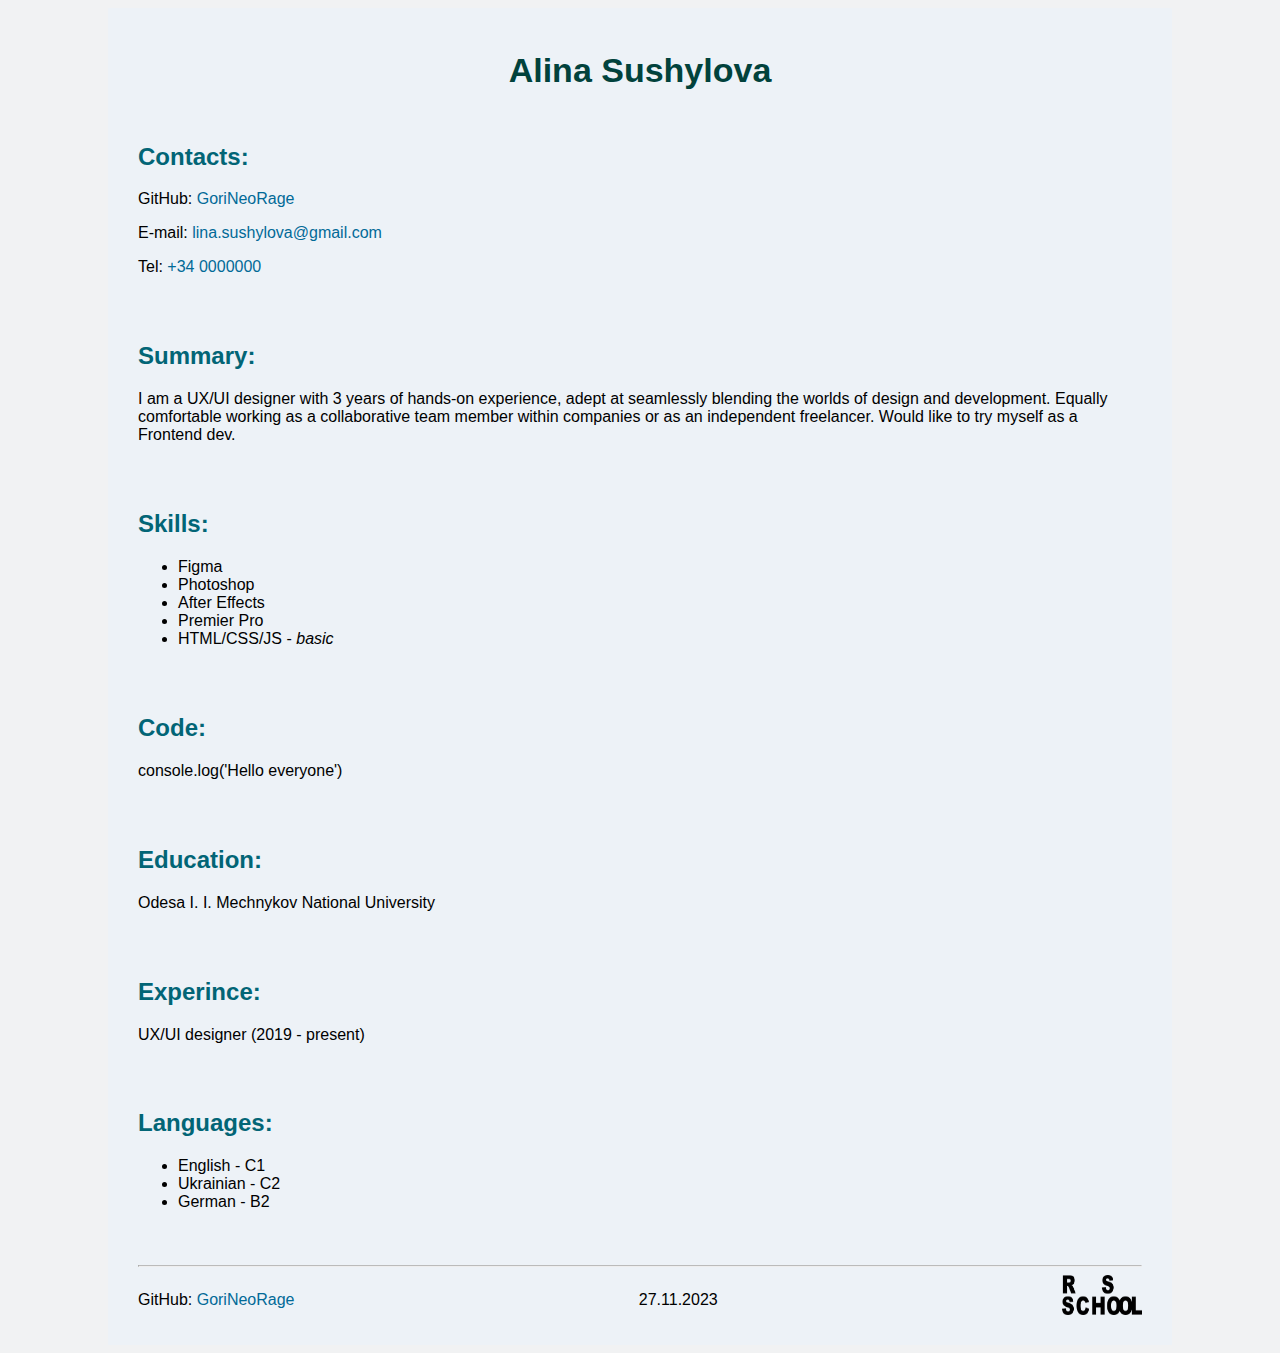
<file: index.html>
<!DOCTYPE html>
<html lang="en">

<head>
    <meta charset="UTF-8">
    <meta name="viewport" content="width=device-width, initial-scale=1.0">
    <title>CV</title>
    <link rel="stylesheet" href="styles.css">
</head>

<body>
    <div class="wrapper">
        <header class="header">
            <h1>Alina Sushylova</h1>
        </header>

        <section class="contacts">
            <h2>Contacts:</h2>
            <p>GitHub: <a href="https://github.com/GoriNeoRage">GoriNeoRage</a></p>
            <p>E-mail: <a href="mailto:lina.sushylova@gmail.com">lina.sushylova@gmail.com</a></p>
            <p>Tel: <a href="tel:+34 0000000">+34 0000000</a></p>
        </section>

        <section class="summary">
            <h2>Summary:</h2>
            <p>I am a UX/UI designer with 3 years of hands-on experience, adept at seamlessly blending the worlds of
                design and development. Equally comfortable working as a collaborative team member within companies
                or
                as an independent freelancer. Would like to try myself as a Frontend dev.</p>
        </section>

        <section class="skills">
            <h2>Skills:</h2>
            <ul>
                <li>Figma</li>
                <li>Photoshop</li>
                <li>After Effects</li>
                <li>Premier Pro</li>
                <li>HTML/CSS/JS - <em>basic</em></li>
            </ul>
        </section>

        <section class="code">
            <h2>Code:</h2>
            <p>console.log('Hello everyone')</p>
        </section>

        <section class="education">
            <h2>Education:</h2>
            <p>Odesa I. I. Mechnykov National University</p>
        </section>

        <section class="experience">
            <h2>Experince:</h2>
            <p>UX/UI designer (2019 - present)</p>
        </section>

        <section class="lang">
            <h2>Languages:</h2>
            <ul>
                <li>English - C1</li>
                <li>Ukrainian - C2</li>
                <li>German - B2</li>
            </ul>
        </section>
        </main>
        <hr class="solid">

        <footer class="footer">
            <p>GitHub: <a href="https://github.com/GoriNeoRage">GoriNeoRage</a></p>
            <p>27.11.2023</p>
            <a href="https://rs.school/"><img src="images/logo-rsschool3.png" alt="rsschool"></a>
        </footer>
    </div>
</body>

</html>
</file>
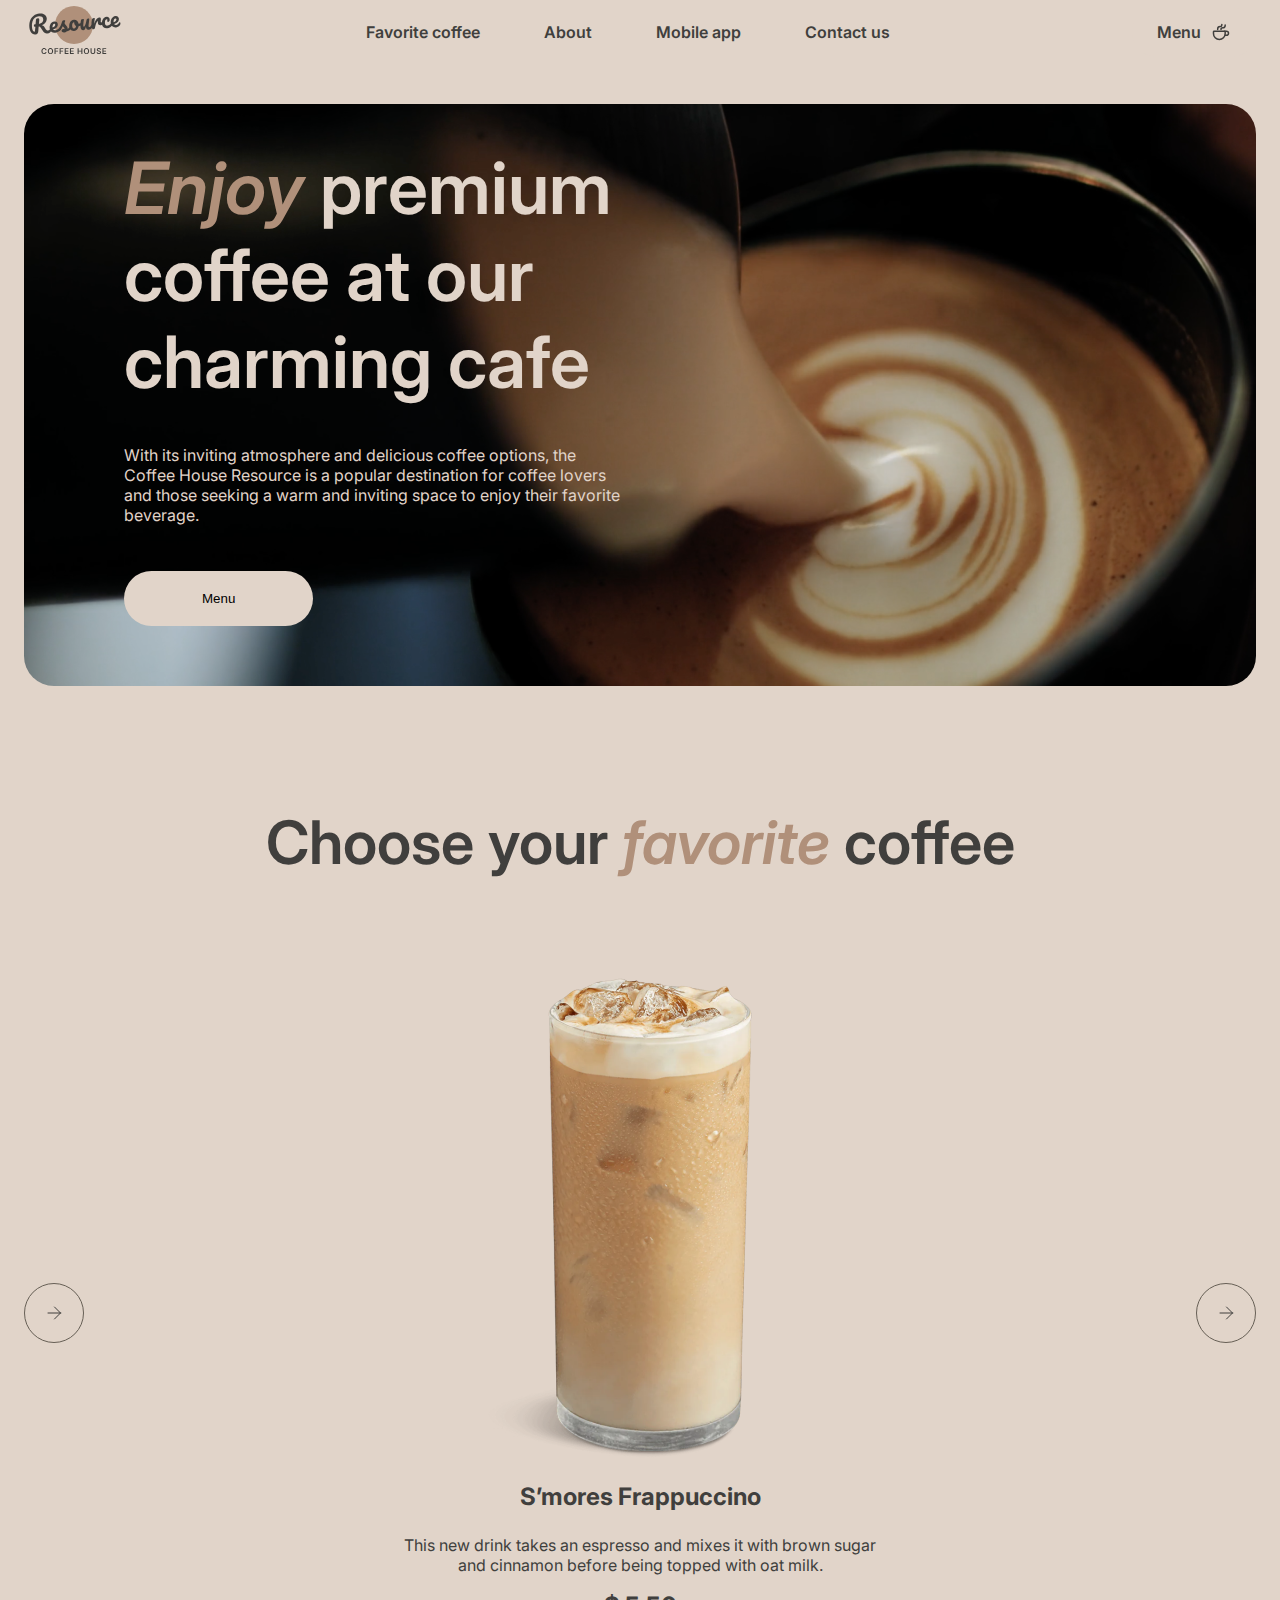
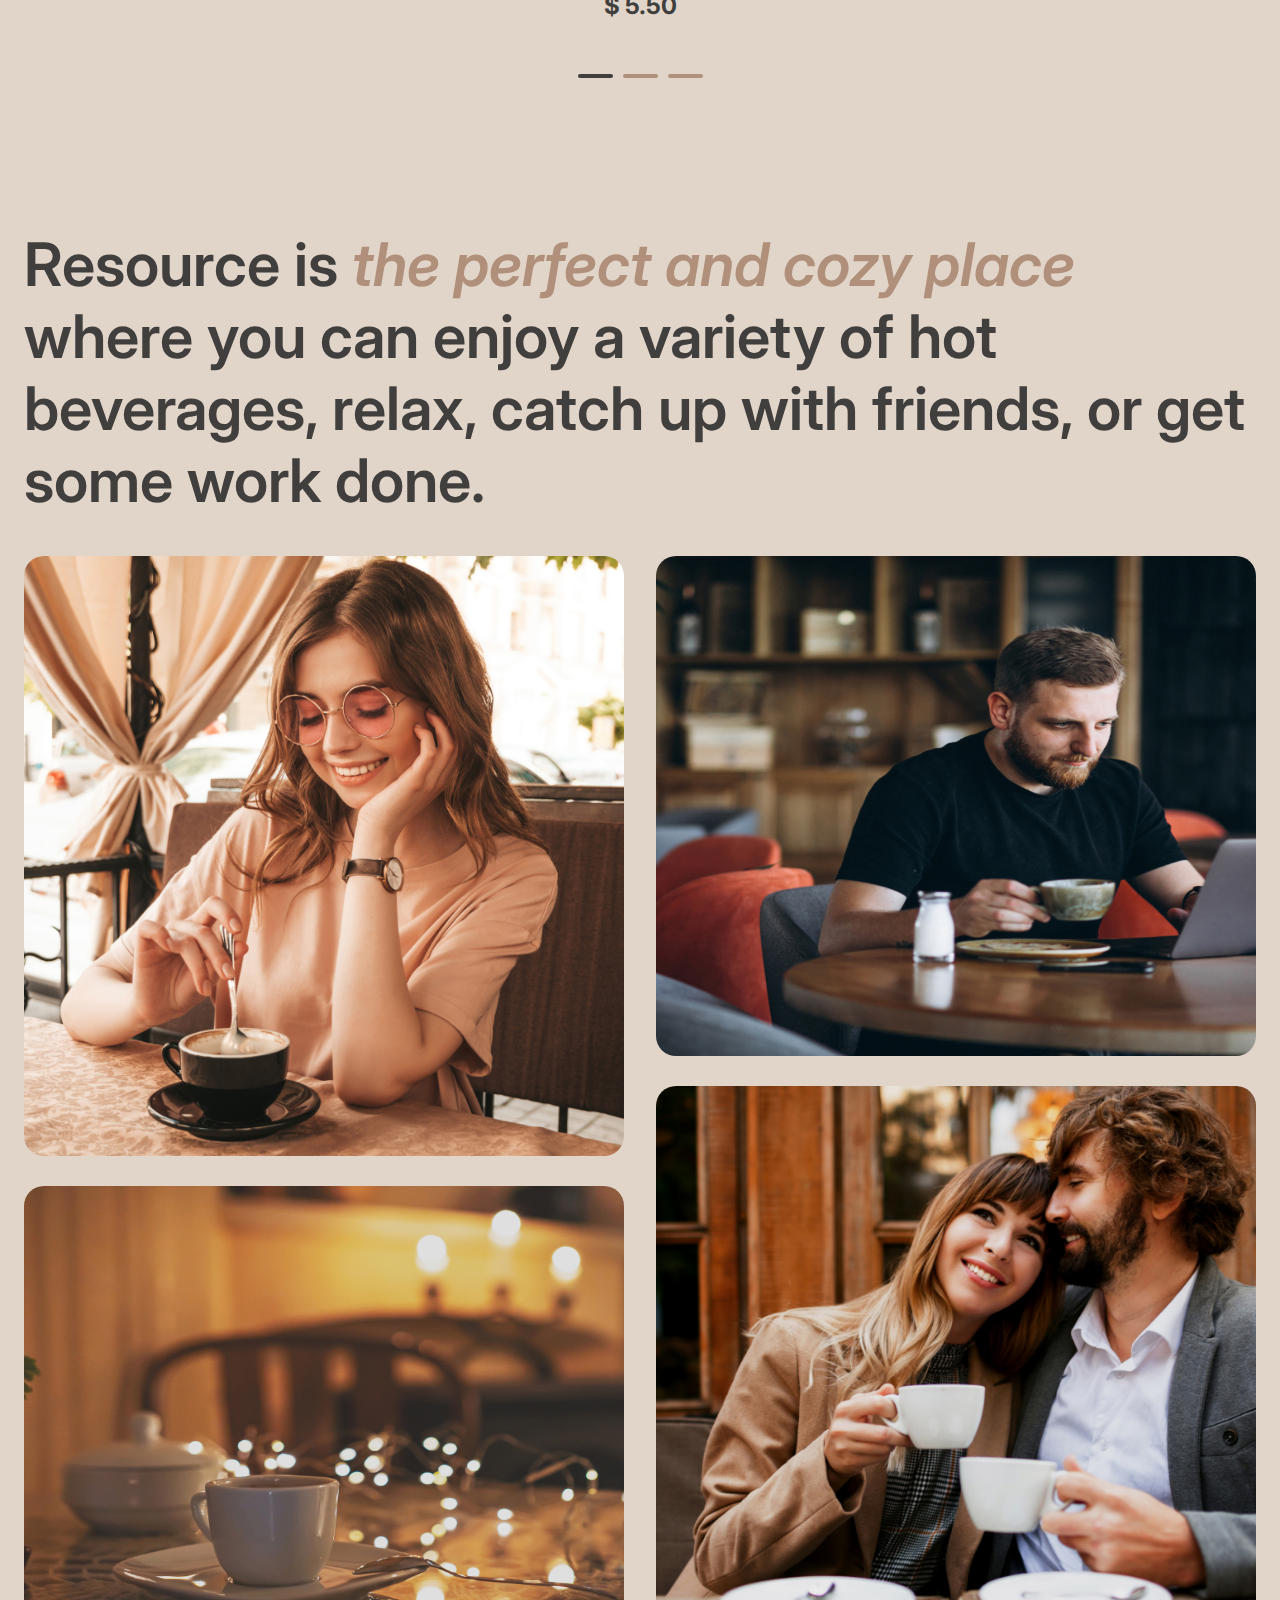
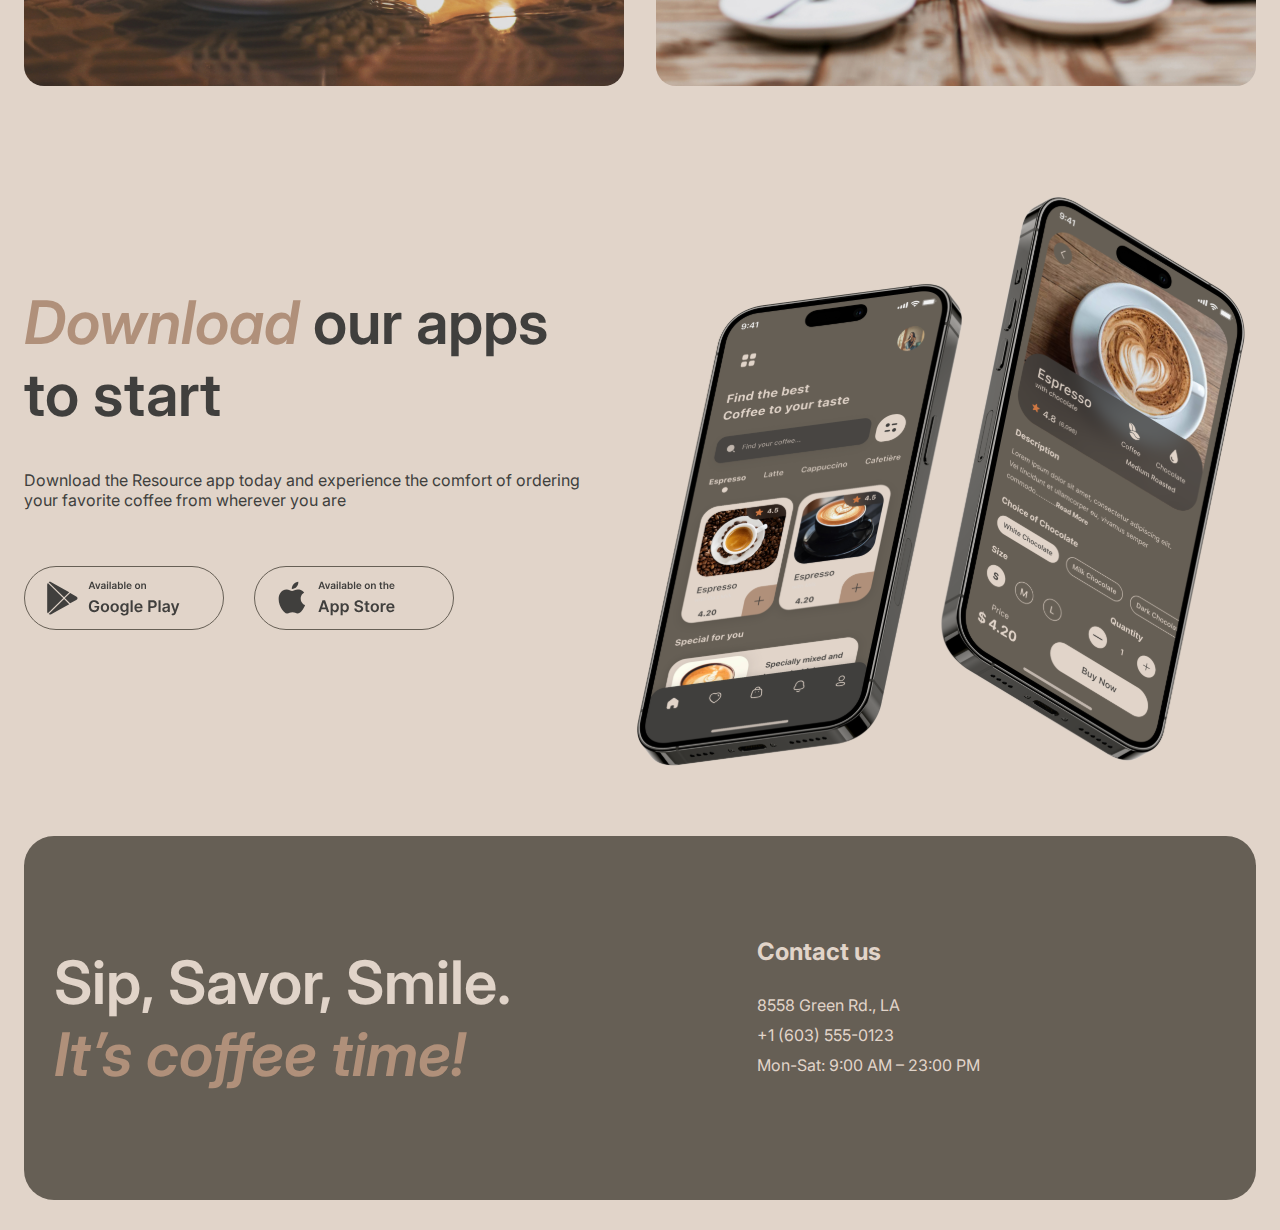
<file: coffee-house/index.html>
<!DOCTYPE html>
<html lang="en">

<head>
    <meta charset="UTF-8">
    <meta name="viewport" content="width=device-width, initial-scale=1.0">
    <title>Coffee-house</title>
    <link rel="stylesheet" href="styles.css">
    <link rel="stylesheet" href="https://fonts.googleapis.com/css?family=Inter">
</head>

<body>
    <header>
        <div class="container">
            <div class="header-container">
                <nav class="header-nav">
                    <a href="./index.html">
                        <img src="./img/logo.svg" alt="logo">
                    </a>
                    <ul class="header-menu">
                        <li> <a href="#fav_coffee">Favorite coffee</a></li>
                        <li> <a href="#about">About</a></li>
                        <li> <a href="#mob_app">Mobile app</a></li>
                        <li> <a href="#contacts">Contact us</a></li>
                    </ul>
                </nav>
                <a href="#" class="link_item">
                    Menu <img src="./img/coffee-cup.svg" alt="logo" class="link_img">
                </a>
            </div>
        </div>
    </header>

    <main>
        <section id="enjoy" class="section">
            <div class="container">
                <div class="enjoy_container">
                    <div class="enjoy_content">
                        <h1 class="hero-title"><span class="accent">Enjoy</span> premium coffee at our charming cafe
                        </h1>
                        <p class="paragraph">With its inviting atmosphere and delicious coffee options, the Coffee House
                            Resource
                            is a popular
                            destination for coffee lovers and those seeking a warm and inviting space to enjoy their
                            favorite
                            beverage.</p>
                        <button type="submit" class="btn">Menu</button>
                    </div>
                </div>
            </div>
        </section>

        <section id="fav_coffee" class="section">
            <div class="container">
                <div class="coffee_item">
                    <h2 class="hero-title">Choose your <span class="accent">favorite</span> coffee</h2>
                </div>
                <div class="coffee_content">
                    <button class="arrow-left"></button>
                    <div class="slider_content">
                        <div class="slider_item">
                            <img src="./img/coffee-slider-1.svg" alt="frappuccino">
                            <h3>S’mores Frappuccino</h3>
                            <p class="p_dark">This new drink takes an espresso and mixes it with brown sugar and
                                cinnamon
                                before
                                being
                                topped with oat milk.</p>
                            <h3>&dollar; 5.50</h3>
                            <div class="pag">
                                <div class="pag_item active"></div>
                                <div class="pag_item"></div>
                                <div class="pag_item"></div>
                            </div>
                        </div>
                        <!--<li>
                        <article>
                            <img src="./img/coffee-slider-2.jpg" alt="frappuccino">
                            <h3>Caramel Macchiato</h3>
                            <p>Fragrant and unique classic espresso with rich caramel-peanut syrup, with cream under
                                whipped
                                thick foam.</p>
                            <h3>&dollar; 5.00</h3>
                        </article>
                    </li>
                    <li>
                        <article>
                            <img src="./img/coffee-slider-3.jpg" alt="frappuccino">
                            <h3>Ice coffee</h3>
                            <p>A popular summer drink that tones and invigorates. Prepared from coffee, milk and ice.
                            </p>
                            <h3>&dollar; 4.50</h3>
                        </article>
                    </li>-->
                    </div>
                    <button class="arrow-right"></button>
                </div>
            </div>

        </section>

        <section id="about" class="section">
            <div class="container">
                <h2 class="hero-title">Resource is <span class="accent">the perfect and cozy place</span> where you can
                    enjoy a variety of hot
                    beverages,
                    relax, catch up
                    with friends, or get some work done.</h2>
                <div class="gallery">
                    <div class="left_col">
                        <img src=" ./img/about-1.jpg" alt="about1" class="gallery_item_big">
                        <img src="./img/about-2.jpg" alt="about2" class="gallery_item_small">
                    </div>
                    <div class="right_col">
                        <img src="./img/about-3.jpg" alt="about3" class="gallery_item_small">
                        <img src="./img/about-4.jpg" alt="about4" class="gallery_item_big">
                    </div>
                </div>
            </div>
        </section>

        <section id="mob_app" class="section">
            <div class="container">
                <div class="mob_container">
                    <div class="mob_container_content">
                        <h2 class="hero-title"><span class="accent">Download</span> our apps to start</h2>
                        <p class="p_dark">Download the Resource app today and experience the comfort of ordering your
                            favorite coffee
                            from
                            wherever you are</p>
                        <div class="app_links">
                            <button class="app_google"></button>
                            <button class="app_apple"></button>
                        </div>
                    </div>
                    <img src="./img/mobile-screens.svg" alt="mobile app">
                </div>
            </div>

        </section>
    </main>

    <footer id="contacts">
        <div class="container">
            <div class="footer_items">
                <h2 class="hero-title">Sip, Savor, Smile. <br><span class="accent">It’s coffee time!</span></h2>
                <div class="footer_content">
                    <h3>Contact us</h3>
                    <nav>
                        <ul>
                            <li> <a href="https://maps.app.goo.gl/SksZutwWZTJwTT75A" target="_blank"></a>8558 Green Rd.,
                                LA
                            </li>
                            <li> <a href="tel:+1603550123"></a>+1 (603) 555-0123</li>
                            <li> <a href=""></a>Mon-Sat: 9:00 AM – 23:00 PM</li>
                            <li><a href="#"></a></li>
                            <li><a href="#"></a></li>
                        </ul>
                    </nav>
                </div>

            </div>

        </div>

    </footer>
    <script src="./script.js"></script>
</body>

</html>
</file>
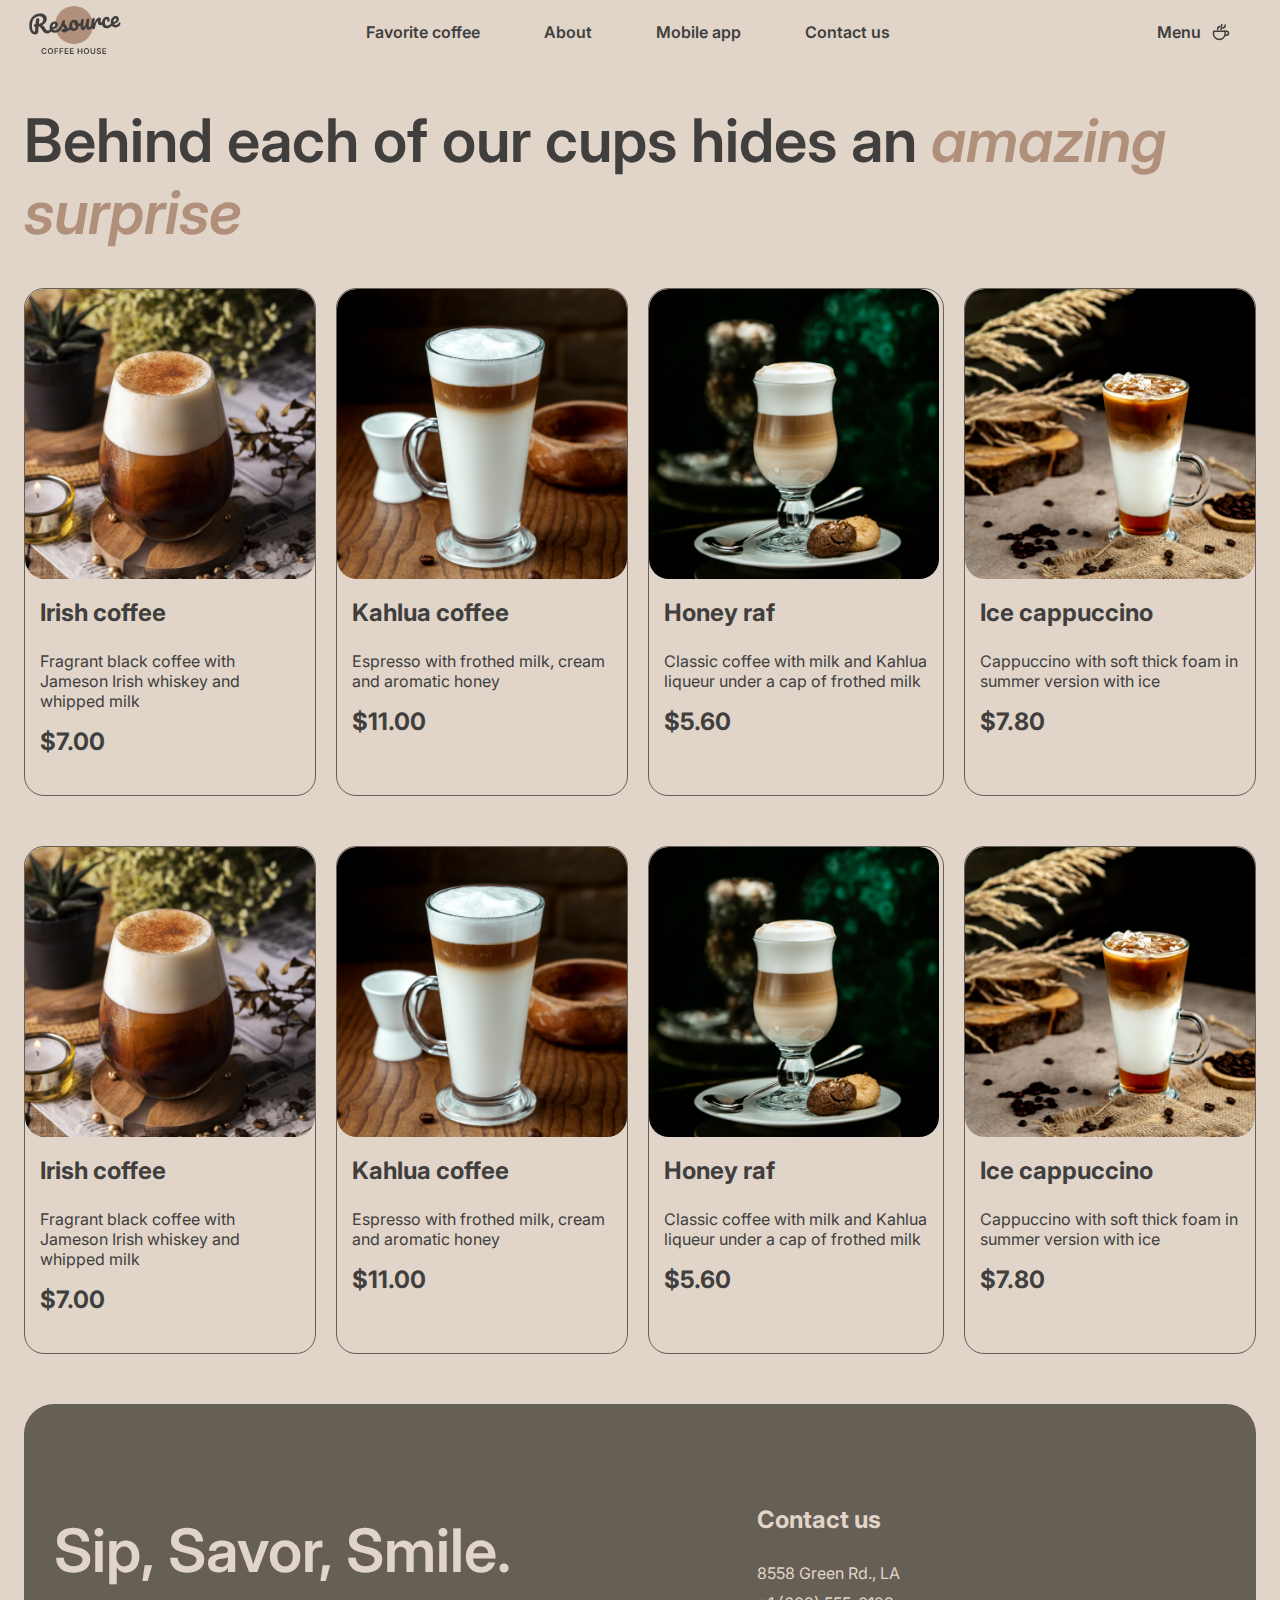
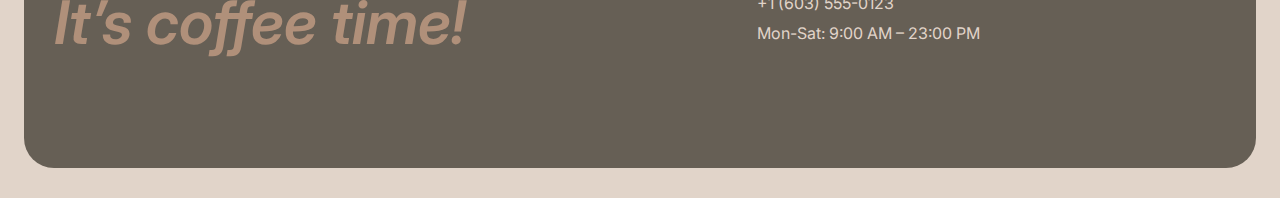
<file: coffee-house/index2.html>
<!DOCTYPE html>
<html lang="en">

<head>
    <meta charset="UTF-8">
    <meta name="viewport" content="width=device-width, initial-scale=1.0">
    <title>Coffee House</title>
    <link rel="stylesheet" href="styles.css">
    <link rel="stylesheet" href="https://fonts.googleapis.com/css?family=Inter">
</head>

<body>
    <header>
        <div class="container">
            <div class="header-container">
                <nav class="header-nav">
                    <a href="./index.html">
                        <img src="./img/logo.svg" alt="logo">
                    </a>
                    <ul class="header-menu">
                        <li> <a href="#fav_coffee">Favorite coffee</a></li>
                        <li> <a href="#about">About</a></li>
                        <li> <a href="#mob_app">Mobile app</a></li>
                        <li> <a href="#contacts">Contact us</a></li>
                    </ul>
                </nav>
                <a href="#" class="link_item">
                    Menu <img src="./img/coffee-cup.svg" alt="logo" class="link_img">
                </a>
            </div>
        </div>
    </header>

    <main>
        <section class="menu_section">
            <div class="container">
                <h2 class="hero-title sized">Behind each of our cups hides an <span class="accent">amazing
                        surprise</span>
                </h2>
                <div class="menu_list">
                    <div class="menu_row">
                        <article>
                            <img src="./img/coffee-1.png" alt="">
                            <div class="art_content">
                                <h3>Irish coffee</h3>
                                <p class="p_dark">Fragrant black coffee with Jameson Irish whiskey and whipped milk</p>
                                <h3>$7.00</h3>
                            </div>

                        </article>
                        <article>
                            <img src="./img/coffee-2.png" alt="">
                            <div class="art_content">
                                <h3>Kahlua coffee</h3>
                                <p class="p_dark">Espresso with frothed milk, cream and aromatic honey</p>
                                <h3>$11.00</h3>
                            </div>
                        </article>
                        <article>
                            <img src="./img/coffee-3.png" alt="">
                            <div class="art_content">
                                <h3>Honey raf</h3>
                                <p class="p_dark">Classic coffee with milk and Kahlua liqueur under a cap of frothed
                                    milk</p>
                                <h3>$5.60</h3>
                            </div>
                        </article>
                        <article>
                            <img src="./img/coffee-4.png" alt="">
                            <div class="art_content">
                                <h3>Ice cappuccino</h3>
                                <p class="p_dark">Cappuccino with soft thick foam in summer version with ice</p>
                                <h3>$7.80</h3>
                            </div>
                        </article>

                    </div>

                    <div class="menu_row">
                        <article>
                            <img src="./img/coffee-1.png" alt="">
                            <div class="art_content">
                                <h3>Irish coffee</h3>
                                <p class="p_dark">Fragrant black coffee with Jameson Irish whiskey and whipped milk</p>
                                <h3>$7.00</h3>
                            </div>

                        </article>
                        <article>
                            <img src="./img/coffee-2.png" alt="">
                            <div class="art_content">
                                <h3>Kahlua coffee</h3>
                                <p class="p_dark">Espresso with frothed milk, cream and aromatic honey</p>
                                <h3>$11.00</h3>
                            </div>
                        </article>
                        <article>
                            <img src="./img/coffee-3.png" alt="">
                            <div class="art_content">
                                <h3>Honey raf</h3>
                                <p class="p_dark">Classic coffee with milk and Kahlua liqueur under a cap of frothed
                                    milk</p>
                                <h3>$5.60</h3>
                            </div>
                        </article>
                        <article>
                            <img src="./img/coffee-4.png" alt="">
                            <div class="art_content">
                                <h3>Ice cappuccino</h3>
                                <p class="p_dark">Cappuccino with soft thick foam in summer version with ice</p>
                                <h3>$7.80</h3>
                            </div>
                        </article>

                    </div>
                </div>
            </div>
        </section>

    </main>

    <footer id="contacts">
        <div class="container">
            <div class="footer_items">
                <h2 class="hero-title">Sip, Savor, Smile. <br><span class="accent">It’s coffee time!</span></h2>
                <div class="footer_content">
                    <h3>Contact us</h3>
                    <nav>
                        <ul>
                            <li> <a href="https://maps.app.goo.gl/SksZutwWZTJwTT75A" target="_blank"></a>8558 Green Rd.,
                                LA
                            </li>
                            <li> <a href="tel:+1603550123"></a>+1 (603) 555-0123</li>
                            <li> <a href=""></a>Mon-Sat: 9:00 AM – 23:00 PM</li>
                            <li><a href="#"></a></li>
                            <li><a href="#"></a></li>
                        </ul>
                    </nav>
                </div>

            </div>

        </div>

    </footer>
    <script src="./script.js"></script>
</body>

</html>
</file>
<file: styles.css>
body {
    font-family: Arial, Helvetica, sans-serif;
    background-color: rgb(241, 242, 243);
    display: flex;
    justify-content: center;
    padding: 0px 100px;
}

.wrapper {
    max-width: 1200px;
    padding: 20px 30px;
    background-color: #edf2f7;
}

.contacts,
.summary,
.education,
.experience,
.skills,
.code,
.lang {
    padding-bottom: 30px;
}

h1 {
    color: rgb(1, 66, 60);
    text-align: center;
    padding-bottom: 30px;
    font-size: 34px;
}

h2 {
    color: rgb(2, 101, 118);
}

a {
    text-decoration: none;
    color: rgb(2, 106, 151);
}

a:hover {
    color: rgb(3, 153, 216);
}

hr.solid {
    border-top: 1px solid #bbb;
}

.footer {
    display: flex;
    justify-content: space-between;
}

img {
    height: 40px;
    width: 80px;
}
</file>
<file: coffee-house/styles.css>
:root {
    --color-light-both: #E1D4C9;
    --color-text-dark: #403F3D;
    --color-text-accent: #B0907A;
    --color-bg-dark: #665F55;
    --color-border: #C1B6AD;
}

* {
    box-sizing: border-box;
}

body {
    font-family: Inter;
    color: var(--color-text-dark);
    background: var(--color-light-both);
    margin: 0;
}

ul {
    list-style-type: none;
    margin: 0;
    padding: 0;
}

ul li a {
    text-decoration: none;
    color: var(--color-text-dark);
    font-weight: 600;
}

ul li a:hover {
    text-decoration: underline;
}

h1 {
    font-size: 72px;
}

h2 {
    font-size: 60px;

}

h3 {
    font-size: 24px;
}

h1,
h2,
h3,
p {
    margin-top: 0;
}

.section {
    padding: 40px 0;
}

.container {
    width: 100%;
    max-width: 1408px;
    margin: 0 auto;
    padding: 0 24px;
}

.paragraph {
    padding-bottom: 30px;
}

/*header*/
.header-container {
    display: flex;
    align-items: center;
    gap: 30px;
}

.header-nav {
    display: flex;
    align-items: center;
    flex-grow: 1;
    gap: 30px;
}

.header-menu {
    display: flex;
    gap: 64px;
    flex-grow: 1;
    justify-content: center;
}

.link_item {
    background-color: var(--color-light-both);
    border-radius: 30px;
    border: none;
    cursor: pointer;
    display: flex;
    align-items: center;
    text-decoration: none;
    color: var(--color-text-dark);
    gap: 10px;
    font-weight: 600;
    padding: 15px 25px;
}

.link_item:hover {
    border: 1px solid var(--color-bg-dark)
}

/*enjoy*/
.enjoy_container {
    background: url(./img/img-hero.png);
    padding-left: 100px;
    border-radius: 30px;
    padding-bottom: 60px;
}

.enjoy_content {
    width: 500px;
}

.enjoy_content h1,
p {
    color: var(--color-light-both);
}

.hero-title {
    margin-bottom: 0;
    text-align: left;
    font-weight: 600;
    padding: 40px 0;
}

.hero-title .accent {
    color: var(--color-text-accent);
    font-style: italic;

}

.btn {
    border-radius: 30px;
    padding: 20px 78px;
    border: none;
    background: var(--color-light-both);
    cursor: pointer;
    transition: all .7s;
}

.btn:hover {
    background: var(--color-bg-dark);
    color: var(--color-light-both)
}

/*fav coffee*/
.coffee_item {
    display: flex;
    justify-content: center;
}

.coffee_content {
    display: flex;
    justify-content: space-between;
    text-align: center;
    gap: 30px;
    align-items: center;
    padding: 30px 0;
}

.arrow-left,
.arrow-right {
    background: url(./img/arrow\ def.svg);
    width: 60px;
    height: 60px;
    background-repeat: no-repeat;
    border: none;
    cursor: pointer;
    transition: all .7s;
}

.arrow-left:hover {
    background: url(./img/arrow\ hov.svg);
}

.arrow-right {
    background: url(./img/arrow\ def.svg);
}

.arrow-right:hover {
    background: url(./img/arrow\ hov.svg);
}

.slider_content {
    margin: 0 auto;
    width: 500px;
}

.p_dark {
    color: var(--color-text-dark);
}

.pag {
    display: flex;
    gap: 10px;
    justify-content: center;
    padding-top: 30px;
}

.pag_item {
    background-color: var(--color-text-accent);
    height: 4px;
    width: 35px;
    border-radius: 3px;
}

.pag .active {
    background-color: var(--color-text-dark);
}

/*about*/
.gallery {
    display: flex;
    justify-content: space-between;
    gap: 30px;
}

.left_col,
.right_col {
    display: flex;
    flex-direction: column;
    gap: 30px;
}

.gallery_item_big {
    border-radius: 20px;
    height: 600px;
    width: 600px;
}

.gallery_item_small {
    border-radius: 20px;
    height: 500px;
    width: 100%;
}

/*mob app*/
.mob_container {
    display: flex;
    justify-content: space-between;
    gap: 35px;
}

.mob_container_content {
    max-width: 700px;
    padding-top: 80px;
}

.app_links {
    padding-top: 40px;
    display: flex;
    gap: 30px
}

.app_apple,
.app_google {
    width: 200px;
    height: 70px;
    border: none;
    cursor: pointer;
    transition: all .7s;
}

.app_google {
    background: url(./img/google.svg);
    background-repeat: no-repeat;
}

.app_apple {
    background: url(./img/apple.svg);
    background-repeat: no-repeat;
}

.app_google:hover {
    background: url(./img/google_h.svg);
    background-repeat: no-repeat;
}

.app_apple:hover {
    background: url(./img/apple_h.svg);
    background-repeat: no-repeat;
}


/*second pade*/
.menu_row {
    display: flex;
    gap: 20px;
    padding-bottom: 50px;
}


article {
    border: 1px solid var(--color-bg-dark);
    border-radius: 20px;
}

article img {
    width: 290px;
    border-radius: 20px;
}

.art_content {
    padding: 15px;
}

.footer_items {
    display: flex;
    justify-content: space-between;
    gap: 30px;
    align-items: center;
    color: var(--color-light-both);
    background-color: var(--color-bg-dark);
    border-radius: 30px;
    padding: 70px 30px;
    margin-bottom: 30px;
}

.footer_content {
    width: 40%;
}

.footer_content ul li {
    padding: 5px 0;
}

.footer_content ul li:hover {
    text-decoration: underline;
    cursor: pointer;
}
</file>
